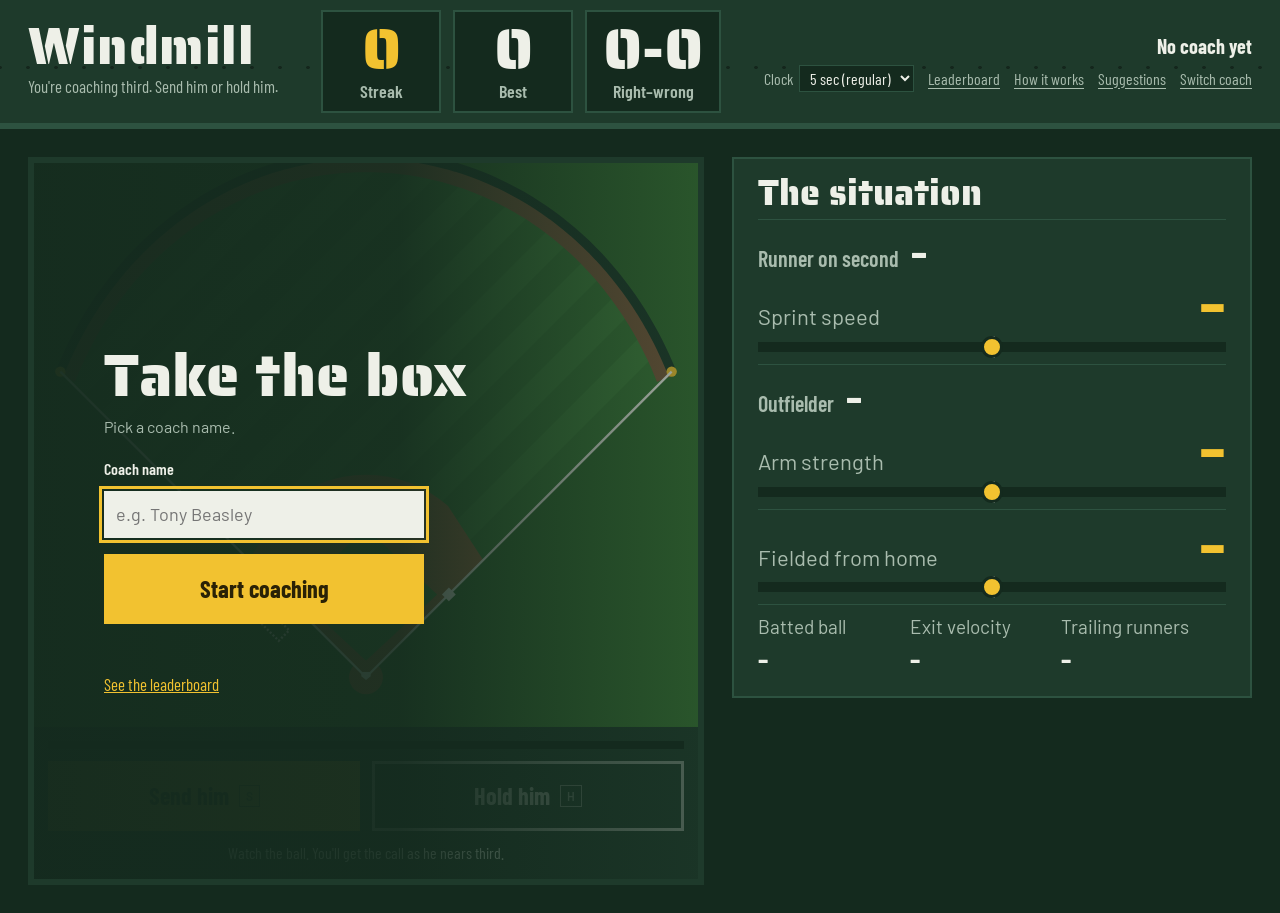
<file: index.html>
<!doctype html>
<html lang="en">
<head>
  <meta charset="utf-8">
  <meta name="viewport" content="width=device-width, initial-scale=1">
  <title>Windmill: Third Base Coach Simulator</title>
  <meta name="description" content="Real MLB plays. A runner is rounding third. Send him or hold him, and build a streak of correct calls.">
  <meta name="theme-color" content="#1e3a2b">
  <link rel="canonical" href="https://gearity.github.io/windmill/">
  <meta property="og:type" content="website">
  <meta property="og:url" content="https://gearity.github.io/windmill/">
  <meta property="og:title" content="Windmill: Third Base Coach Simulator">
  <meta property="og:description" content="Real MLB plays. A runner is rounding third. Send him or hold him, and build a streak of correct calls.">
  <meta property="og:image" content="https://gearity.github.io/windmill/og-image.png">
  <meta property="og:image:width" content="1200">
  <meta property="og:image:height" content="630">
  <meta name="twitter:card" content="summary_large_image">
  <link rel="icon" href="favicon.svg" type="image/svg+xml">
  <link rel="preconnect" href="https://fonts.googleapis.com">
  <link rel="preconnect" href="https://fonts.gstatic.com" crossorigin>
  <link href="https://fonts.googleapis.com/css2?family=Barlow:wght@400;500;600&family=Barlow+Condensed:wght@500;600;700&family=Saira+Stencil+One&display=swap" rel="stylesheet">
  <link rel="stylesheet" href="css/style.css">
</head>
<body>
  <header class="board">
    <div class="brand">
      <h1>Windmill</h1>
      <p>You're coaching third. Send him or hold him.</p>
    </div>
    <div class="tiles" aria-live="polite">
      <div class="tile tile-streak"><span class="tile-num" id="streak">0</span><span class="tile-label">Streak</span></div>
      <div class="tile"><span class="tile-num" id="best">0</span><span class="tile-label">Best</span></div>
      <div class="tile"><span class="tile-num" id="record">0-0</span><span class="tile-label">Right–wrong</span></div>
    </div>
    <div class="coach-meta">
      <span class="coach-name" id="coachName"></span>
      <div class="coach-actions">
        <label class="timer-pick">Clock
          <select id="timerSelect">
            <option value="3">3 sec (hard)</option>
            <option value="5" selected>5 sec (regular)</option>
            <option value="8">8 sec (easy)</option>
            <option value="0">Off (no clock)</option>
          </select>
        </label>
        <a class="link-btn online-only" href="leaderboard.html" hidden>Leaderboard</a>
        <button class="link-btn" id="aboutBtn" type="button">How it works</button>
        <button class="link-btn online-only" id="suggestBtn" type="button" hidden>Suggestions</button>
        <button class="link-btn" id="switchBtn" type="button">Switch coach</button>
      </div>
    </div>
  </header>

  <main class="layout">
    <section class="field-wrap" aria-label="Play animation">
      <div class="stage">
        <canvas id="field" role="img" aria-label="Top-down view of the field showing the runner, ball and outfielder"></canvas>
        <div class="clip-stage" id="clipStage" hidden></div>
      </div>

      <div class="callbar" id="callbar">
        <div class="clock" aria-hidden="true"><div class="clock-fill" id="clockFill"></div></div>
        <div class="calls">
          <button class="call call-send" id="sendBtn" type="button" disabled>Send him <kbd>S</kbd></button>
          <button class="call call-hold" id="holdBtn" type="button" disabled>Hold him <kbd>H</kbd></button>
        </div>
        <p class="call-hint" id="callHint" aria-live="polite"></p>
      </div>

      <form class="login" id="login">
        <h2>Take the box</h2>
        <p>Pick a coach name.</p>
        <label for="username">Coach name</label>
        <input id="username" name="username" maxlength="20" autocomplete="nickname" required placeholder="e.g. jgearity">
        <button type="submit" class="call call-send">Start coaching</button>
        <div class="local-board" id="localBoard"></div>
        <a class="online-only login-board-link" href="leaderboard.html" hidden>See the leaderboard</a>
      </form>
    </section>

    <div class="side">
      <div class="situation" id="situation" hidden>
        <div class="sit-state">
          <span class="sit-round" id="sitRound" hidden></span>
          <span class="sit-inning" id="sitInning"></span>
          <span class="sit-outs" id="sitOuts"></span>
        </div>
        <div class="sit-score" id="sitScore"></div>
      </div>

      <aside class="panel" id="scout" aria-label="Scouting report">
        <h2 class="panel-title">The situation</h2>
        <div class="scout-block">
          <p class="who"><span class="who-role">Runner on second</span><span class="who-name" id="runnerName">–</span></p>
          <div class="stat">
            <span class="stat-label">Sprint speed</span>
            <span class="stat-val" id="runnerSpeed">–</span>
          </div>
          <div class="meter" id="runnerMeter"><span class="meter-avg" title="MLB average"></span><span class="meter-dot"></span></div>
          <p class="meter-words" id="runnerWords"></p>
        </div>
        <div class="scout-block">
          <p class="who"><span class="who-role" id="fielderRole"></span><span class="who-name" id="fielderName">–</span></p>
          <div class="stat">
            <span class="stat-label">Arm strength</span>
            <span class="stat-val" id="fielderArm">–</span>
          </div>
          <div class="meter" id="armMeter"><span class="meter-avg" title="MLB average"></span><span class="meter-dot"></span></div>
          <p class="meter-words" id="armWords"></p>
        </div>
        <div class="scout-block">
          <div class="stat">
            <span class="stat-label">Fielded from home</span>
            <span class="stat-val" id="bbDist">–</span>
          </div>
          <div class="meter" id="distMeter"><span class="meter-avg" title="Average send"></span><span class="meter-dot"></span></div>
          <p class="meter-words" id="distWords"></p>
        </div>
        <div class="scout-block facts">
          <div><span>Batted ball</span><strong id="bbType">–</strong></div>
          <div><span>Exit velocity</span><strong id="bbEV">–</strong></div>
          <div><span>Trailing runners</span><strong id="trailing">–</strong></div>
        </div>
        <p class="demo-note" id="demoNote" hidden>Demo plays with made-up players. Run the data pipeline to load real MLB sends.</p>
      </aside>

      <aside class="panel reveal" id="reveal" hidden aria-live="polite">
        <p class="verdict" id="verdict"></p>
        <h2 class="reveal-title" id="revealTitle"></h2>
        <p class="reveal-desc" id="revealDesc"></p>
        <div class="numbers">
          <div><span>Model: chance he scores</span><strong id="pSafe">–</strong></div>
        </div>
        <p class="process" id="process"></p>
        <div class="clip-meta" id="clipMeta"></div>
        <button class="call call-send next" id="nextBtn" type="button">Next play <kbd>Enter</kbd></button>
      </aside>
    </div>
  </main>

  <dialog id="about">
    <form method="dialog" class="about">
      <h2>How it works</h2>
      <p>Every play here is a real MLB play where the third base coach sent a runner home from second on a single to the outfield. You watch the play develop, then the clock starts. Send him or hold him.</p>
      <p>Your streak grows when you send a runner who scored, or hold one who was thrown out at the plate in real life. It ends when you send a runner who was thrown out, hold one who scored, or let the clock run out. Coaches don't get a timeout.</p>
      <p>In real baseball, about 97 of every 100 sends score. This game deals safe plays and outs 50/50, so sending every time won't keep a streak alive. <span id="poolNote"></span></p>
      <h3>The model</h3>
      <p>After each call you get a second grade. A timing model estimates how long the runner needs to get home, from his Statcast sprint speed, and how long the ball needs to get there, from where it was fielded and the outfielder's arm. The gap between the two becomes the chance he scores.</p>
      <p id="fitNote"></p>
      <p>That chance is adjusted for the game's 50/50 deal, so the model calls a send right when it gives him better than even odds. The streak is graded on what really happened, and the model grades the decision. Sometimes the right call gets thrown out.</p>
      <h3>The animation</h3>
      <p>The field animation is a recreation built from the play data. It isn't tracked from video, and it always ends the way the real play did. The broadcast clip plays after you decide.</p>
      <p class="about-credit">Built by Jacob Gearity. Data from MLB Statcast via Baseball Savant and the MLB Stats API. Video streams from MLB. Not affiliated with MLB.</p>
      <button class="call call-send" value="close">Back to the box</button>
    </form>
  </dialog>

  <dialog id="suggest">
    <form class="about suggest" id="suggestForm">
      <h2>Suggestions</h2>
      <label for="suggestText">What should change?</label>
      <textarea id="suggestText" maxlength="2000" rows="5" required></textarea>
      <label for="suggestName">Your name (optional)</label>
      <input id="suggestName" maxlength="40" autocomplete="name">
      <p class="suggest-status" id="suggestStatus" aria-live="polite"></p>
      <div class="suggest-actions">
        <button type="submit" class="call call-send" id="suggestSend">Send</button>
        <button type="button" class="call call-hold" id="suggestClose">Close</button>
      </div>
    </form>
  </dialog>

  <script src="data/plays.js"></script>
  <script src="js/config.js"></script>
  <script src="js/copy.js"></script>
  <script src="js/model.js"></script>
  <script src="js/store.js"></script>
  <script src="js/field.js"></script>
  <script src="js/game.js"></script>
  <!-- ?edit loads the text editor, which lives in the gearity.github.io repo -->
  <script>if (new URLSearchParams(location.search).has("edit")) document.body.append(Object.assign(document.createElement("script"), { src: "/edit.js" }));</script>
</body>
</html>
</file>
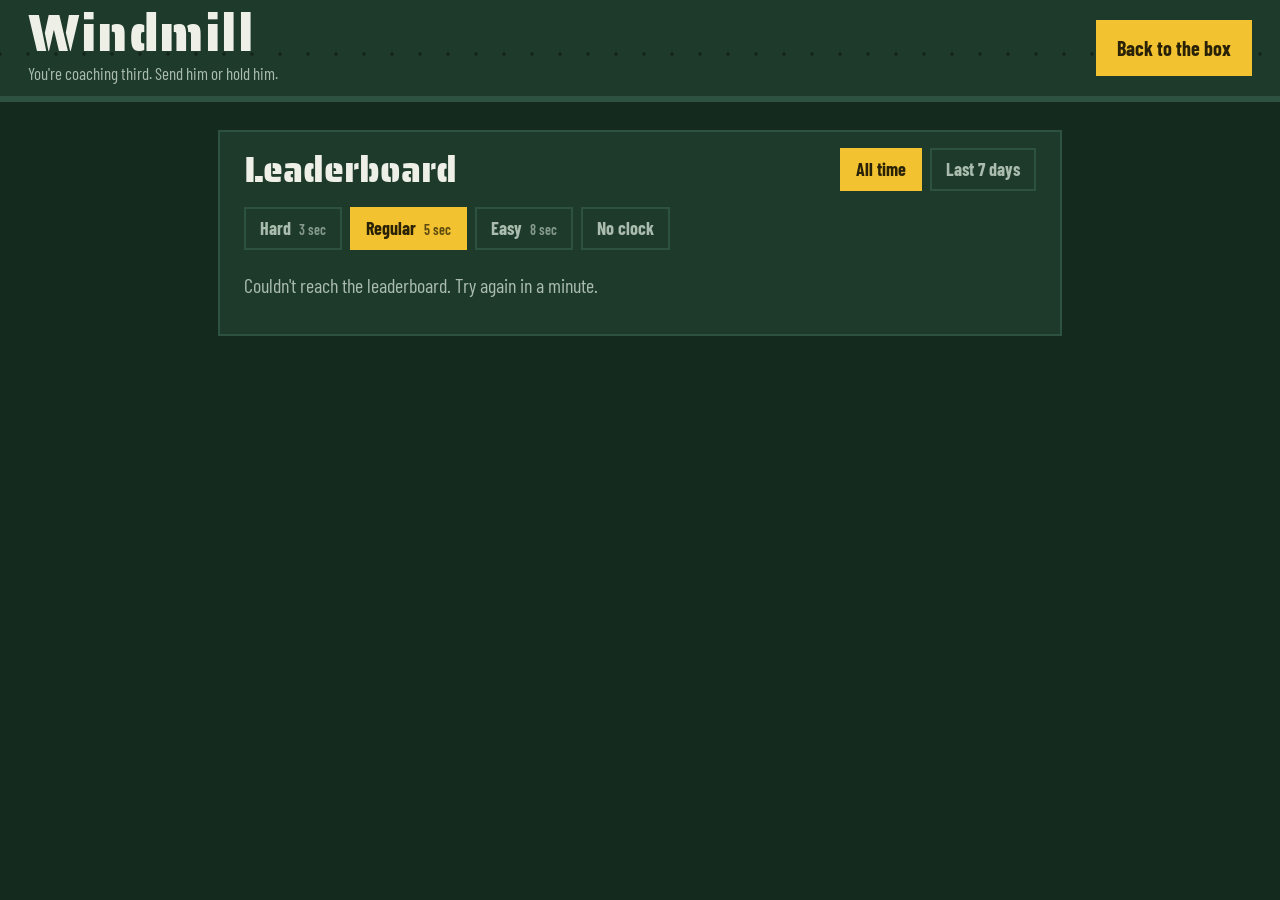
<file: leaderboard.html>
<!doctype html>
<html lang="en">
<head>
  <meta charset="utf-8">
  <meta name="viewport" content="width=device-width, initial-scale=1">
  <title>Leaderboard: Windmill</title>
  <meta name="description" content="Longest streaks of right calls in Windmill, the third base coach simulator.">
  <meta name="theme-color" content="#1e3a2b">
  <link rel="canonical" href="https://gearity.github.io/windmill/leaderboard.html">
  <meta property="og:type" content="website">
  <meta property="og:url" content="https://gearity.github.io/windmill/leaderboard.html">
  <meta property="og:title" content="Windmill leaderboard">
  <meta property="og:description" content="Longest streaks of right calls in Windmill, the third base coach simulator.">
  <meta property="og:image" content="https://gearity.github.io/windmill/og-image.png">
  <meta name="twitter:card" content="summary_large_image">
  <link rel="icon" href="favicon.svg" type="image/svg+xml">
  <link rel="preconnect" href="https://fonts.googleapis.com">
  <link rel="preconnect" href="https://fonts.gstatic.com" crossorigin>
  <link href="https://fonts.googleapis.com/css2?family=Barlow:wght@400;500;600&family=Barlow+Condensed:wght@500;600;700&family=Saira+Stencil+One&display=swap" rel="stylesheet">
  <link rel="stylesheet" href="css/style.css">
</head>
<body>
  <header class="board board-page-header">
    <div class="brand">
      <h1><a href="./">Windmill</a></h1>
      <p>You're coaching third. Send him or hold him.</p>
    </div>
    <a class="call call-send back-btn" href="./">Back to the box</a>
  </header>

  <main class="lb">
    <section class="panel">
      <div class="lb-head">
        <h2 class="panel-title">Leaderboard</h2>
        <div class="lb-tabs" id="rangeTabs" role="tablist" aria-label="Time range">
          <button type="button" role="tab" class="lb-tab" data-range="all" aria-selected="true">All time</button>
          <button type="button" role="tab" class="lb-tab" data-range="week" aria-selected="false">Last 7 days</button>
        </div>
      </div>
      <div class="lb-tabs lb-modes" id="modeTabs" role="tablist" aria-label="Mode">
        <button type="button" role="tab" class="lb-tab" data-clock="3">Hard <small>3 sec</small></button>
        <button type="button" role="tab" class="lb-tab" data-clock="5">Regular <small>5 sec</small></button>
        <button type="button" role="tab" class="lb-tab" data-clock="8">Easy <small>8 sec</small></button>
        <button type="button" role="tab" class="lb-tab" data-clock="0">No clock</button>
      </div>
      <p class="lb-status" id="lbStatus"></p>
      <table class="lb-table" id="lbTable" hidden>
        <thead><tr><th>#</th><th>Coach</th><th class="num">Streak</th><th>When</th></tr></thead>
        <tbody id="lbBody"></tbody>
      </table>
    </section>
  </main>

  <script src="js/config.js"></script>
  <script src="js/copy.js"></script>
  <script src="js/store.js"></script>
  <script src="js/leaderboard.js"></script>
  <!-- ?edit loads the text editor, which lives in the gearity.github.io repo -->
  <script>if (new URLSearchParams(location.search).has("edit")) document.body.append(Object.assign(document.createElement("script"), { src: "/edit.js" }));</script>
</body>
</html>
</file>
<file: css/style.css>
:root {
  --board: #1e3a2b;
  --board-deep: #142a1e;
  --board-line: #2d5240;
  --chalk: #eef0e8;
  --chalk-dim: #a9bcae;
  --signal: #f2c230;
  --signal-ink: #2a2206;
  --out: #e0553f;
  --clay: #9a6743;
  --f-stencil: "Saira Stencil One", Impact, "Arial Black", sans-serif;
  --f-cond: "Barlow Condensed", "Arial Narrow", sans-serif;
  --f-body: "Barlow", "Segoe UI", system-ui, sans-serif;
  --gutter: clamp(16px, 2.5vw, 28px);
}

* { box-sizing: border-box; }
html, body { margin: 0; }
body {
  background: var(--board-deep);
  color: var(--chalk);
  font-family: var(--f-body);
  font-size: 16px;
  line-height: 1.5;
  min-height: 100vh;
}
button, input, select { font: inherit; }
:focus-visible { outline: 3px solid var(--signal); outline-offset: 2px; }
[hidden] { display: none !important; }
.sr-only {
  position: absolute; width: 1px; height: 1px; padding: 0; margin: -1px;
  overflow: hidden; clip: rect(0 0 0 0); white-space: nowrap; border: 0;
}

/* ---------- Scoreboard header ---------- */
.board {
  display: grid;
  grid-template-columns: auto 1fr auto;
  align-items: center;
  gap: var(--gutter);
  padding: 10px var(--gutter);
  background: var(--board);
  border-bottom: 6px solid var(--board-line);
  /* rivet line, like a painted steel board */
  background-image: radial-gradient(circle, rgba(0,0,0,.35) 1.5px, transparent 2px);
  background-size: 28px 100%;
  background-position: 14px 6px;
  background-repeat: repeat-x;
}
.brand h1 {
  font-family: var(--f-stencil);
  font-weight: 400;
  font-size: clamp(34px, 4.4vw, 52px);
  line-height: .9;
  letter-spacing: .01em;
  margin: 0;
  color: var(--chalk);
}
.brand p { margin: 4px 0 0; color: var(--chalk-dim); font-family: var(--f-cond); font-size: 17px; }

.tiles { display: flex; gap: 12px; justify-content: center; }
.tile {
  display: flex; flex-direction: column; align-items: center;
  min-width: 120px;
  padding: 8px 16px 6px;
  background: var(--board-deep);
  border: 2px solid var(--board-line);
}
.tile-num {
  font-family: var(--f-stencil);
  font-size: 58px;
  line-height: 1;
  color: var(--chalk);
  font-variant-numeric: tabular-nums;
}
.tile-streak .tile-num { color: var(--signal); }
.tile-label { font-family: var(--f-cond); font-size: 18px; font-weight: 600; color: var(--chalk-dim); }
.tile-num.flip { animation: flip .45s ease-out; }
@keyframes flip {
  0% { transform: rotateX(90deg); }
  100% { transform: rotateX(0); }
}

.coach-meta { text-align: right; display: flex; flex-direction: column; gap: 4px; align-items: flex-end; }
.coach-name { font-family: var(--f-cond); font-weight: 700; font-size: 20px; }
.coach-actions { display: flex; gap: 14px; align-items: center; flex-wrap: wrap; justify-content: flex-end; }
.timer-pick { font-family: var(--f-cond); color: var(--chalk-dim); display: flex; gap: 6px; align-items: center; }
.timer-pick select {
  background: var(--board-deep); color: var(--chalk);
  border: 1px solid var(--board-line); padding: 2px 6px;
}
.link-btn {
  background: none; border: 0; padding: 0; color: var(--chalk-dim);
  font-family: var(--f-cond); font-size: 16px; text-decoration: underline; text-underline-offset: 3px; cursor: pointer;
}
.link-btn:hover { color: var(--chalk); }

/* ---------- Layout ---------- */
.layout {
  display: grid;
  grid-template-columns: minmax(0, 1fr) 520px;
  gap: var(--gutter);
  padding: var(--gutter);
  max-width: 1560px;
  margin: 0 auto;
  align-items: start;
}

.field-wrap {
  position: relative;
  background: #356c32;
  border: 6px solid var(--board);
}
.stage { position: relative; }
#field { display: block; width: 100%; aspect-ratio: 510 / 433; max-height: calc(100vh - 330px); min-height: 300px; }

/* After the play, the broadcast clip covers the field area. */
.clip-stage { position: absolute; inset: 0; background: #000; }
.clip-stage video { display: block; width: 100%; height: 100%; object-fit: contain; background: #000; }

/* ---------- Right column: scorebug on top, then the read or the reveal ---------- */
.side { display: flex; flex-direction: column; gap: 12px; min-width: 0; }

.situation {
  display: flex; flex-wrap: wrap; justify-content: space-between; align-items: center; gap: 8px 20px;
  padding: 12px 20px;
  background: var(--board-deep);
  border: 2px solid var(--board-line);
  font-family: var(--f-cond); font-size: 34px; font-weight: 700; line-height: 1.1;
}
.sit-state { display: flex; align-items: center; gap: 16px; flex-wrap: wrap; }
.sit-round { color: var(--signal); }
.sit-outs { display: inline-flex; gap: 7px; align-items: center; }
.sit-outs i {
  width: 20px; height: 20px; border-radius: 50%;
  border: 3px solid var(--chalk-dim); display: inline-block;
}
.sit-outs i.on { background: var(--out); border-color: var(--out); }
.sit-score { display: flex; gap: 18px; font-variant-numeric: tabular-nums; }
.sit-score em { font-family: var(--f-stencil); font-style: normal; font-weight: 400; color: var(--signal); margin-left: 6px; }

/* ---------- Call bar ---------- */
.callbar { padding: 14px; background: var(--board); }
.clock { height: 8px; background: var(--board-deep); margin-bottom: 12px; overflow: hidden; }
.clock-fill { height: 100%; width: 100%; background: var(--signal); transform-origin: left; transform: scaleX(0); }
.clock-fill.urgent { background: var(--out); }
.calls { display: grid; grid-template-columns: 1fr 1fr; gap: 12px; }
.call {
  display: inline-flex; align-items: center; justify-content: center; gap: 10px;
  padding: 14px 18px;
  font-family: var(--f-cond); font-weight: 700; font-size: 24px;
  border: 3px solid transparent; cursor: pointer;
  transition: transform .08s ease, filter .15s;
}
.call:active:not(:disabled) { transform: translateY(1px); }
.call:disabled { opacity: .35; cursor: not-allowed; }
.call kbd {
  font-family: var(--f-body); font-size: 12px; font-weight: 600;
  padding: 1px 6px; border: 1.5px solid currentColor; opacity: .7;
}
.call-send { background: var(--signal); color: var(--signal-ink); }
.call-send:hover:not(:disabled) { filter: brightness(1.08); }
.call-hold { background: transparent; color: var(--chalk); border-color: var(--chalk); }
.call-hold:hover:not(:disabled) { background: rgba(238,240,232,.08); }
.calls.live .call { animation: ready .5s ease-out; }
@keyframes ready { from { transform: scale(.97); } to { transform: none; } }
.call-hint { margin: 10px 0 0; color: var(--chalk-dim); font-family: var(--f-cond); font-size: 16px; text-align: center; min-height: 1.5em; }

/* ---------- Login ---------- */
.login {
  position: absolute; inset: 0;
  display: flex; flex-direction: column; justify-content: center;
  padding: clamp(20px, 6vw, 70px);
  background: linear-gradient(90deg, rgba(20,42,30,.96) 0%, rgba(20,42,30,.9) 55%, rgba(20,42,30,.35) 100%);
  gap: 10px;
}
.login h2 { font-family: var(--f-stencil); font-weight: 400; font-size: clamp(36px, 5vw, 60px); line-height: 1; margin: 0; }
.login p { margin: 0 0 8px; max-width: 34ch; color: var(--chalk-dim); }
.login label { font-family: var(--f-cond); font-weight: 600; font-size: 16px; }
.login input {
  max-width: 320px; padding: 10px 12px;
  background: var(--chalk); color: #10241a; border: 0; font-size: 18px;
}
.login .call { max-width: 320px; margin-top: 6px; }
.local-board { margin-top: 18px; max-width: 320px; font-family: var(--f-cond); }
.local-board h3 { margin: 0 0 6px; font-size: 17px; color: var(--chalk-dim); font-weight: 600; }
.local-board ol { margin: 0; padding: 0; list-style: none; }
.local-board li {
  display: flex; justify-content: space-between; padding: 4px 0;
  border-bottom: 1px solid var(--board-line); font-size: 17px;
}
.local-board li button { background: none; border: 0; color: var(--chalk); cursor: pointer; padding: 0; text-align: left; }
.local-board li button:hover { color: var(--signal); }
.local-board li span { font-family: var(--f-stencil); color: var(--signal); }

/* ---------- Panels ---------- */
.panel {
  background: var(--board);
  border: 2px solid var(--board-line);
  padding: 16px 24px 14px;
}
.panel-title {
  font-family: var(--f-stencil); font-weight: 400; font-size: 36px; line-height: 1;
  margin: 0 0 8px;
}
.scout-block { padding: 8px 0; border-top: 1px solid var(--board-line); }
.who { margin: 0 0 2px; display: flex; flex-wrap: wrap; align-items: baseline; column-gap: 12px; }
.who-role { font-family: var(--f-cond); color: var(--chalk-dim); font-size: 22px; font-weight: 600; }
.who-name { font-family: var(--f-cond); font-weight: 700; font-size: 42px; line-height: 1.05; }
.stat { display: flex; justify-content: space-between; align-items: baseline; gap: 8px; }
.stat-label { color: var(--chalk-dim); font-size: 22px; }
.stat-val { font-family: var(--f-stencil); font-size: 56px; line-height: 1.05; color: var(--signal); font-variant-numeric: tabular-nums; white-space: nowrap; }
.stat-val small { font-family: var(--f-cond); font-size: 22px; font-weight: 600; color: var(--chalk-dim); }
.meter { position: relative; height: 10px; background: var(--board-deep); margin: 6px 0 4px; }
.meter-avg { position: absolute; top: -6px; bottom: -6px; width: 3px; background: var(--chalk-dim); left: 50%; }
.meter-dot {
  position: absolute; top: 50%; width: 22px; height: 22px; margin: -11px 0 0 -11px;
  background: var(--signal); border: 3px solid var(--board-deep); border-radius: 50%; left: 50%;
  transition: left .5s ease;
}
.meter-words { margin: 4px 0 0; font-size: 20px; color: var(--chalk-dim); }
.facts { display: grid; grid-template-columns: 1fr 1fr 1.2fr; gap: 14px; }
.facts div { display: flex; flex-direction: column; gap: 2px; font-size: 19px; }
.facts span { color: var(--chalk-dim); }
.facts strong { font-family: var(--f-cond); font-size: 27px; font-weight: 700; line-height: 1.1; }
.demo-note {
  margin: 12px 0 0; padding: 10px 12px; font-size: 14px;
  border-left: 3px solid var(--signal); background: var(--board-deep); color: var(--chalk-dim);
}

/* ---------- Reveal ---------- */
.verdict {
  margin: 0; font-family: var(--f-cond); font-weight: 700; font-size: 18px;
}
.verdict.good { color: var(--signal); }
.verdict.bad { color: var(--out); }
.reveal-title { font-family: var(--f-stencil); font-weight: 400; font-size: 34px; line-height: 1.05; margin: 2px 0 8px; }
.reveal-desc { margin: 0 0 14px; color: var(--chalk-dim); font-size: 15px; }
.numbers { margin-bottom: 10px; }
.numbers div { background: var(--board-deep); padding: 10px 14px; display: flex; justify-content: space-between; align-items: center; gap: 12px; }
.numbers span { font-size: 17px; color: var(--chalk-dim); line-height: 1.3; }
.numbers strong { font-family: var(--f-stencil); font-weight: 400; font-size: 40px; line-height: 1; color: var(--chalk); }
.process { margin: 0 0 8px; font-size: 17px; }
.clip-meta {
  display: flex; flex-wrap: wrap; align-items: baseline; gap: 6px 16px;
  margin: 0 0 16px; font-size: 14px; color: var(--chalk-dim);
}
.clip-meta .link-btn { color: var(--chalk); font-size: 18px; }
.clip-meta a { color: var(--signal); }
.clip-note { margin: 0; width: 100%; padding: 10px 12px; background: var(--board-deep); }
.next { width: 100%; }

/* ---------- Leaderboard ---------- */
a.link-btn { display: inline-block; }
.login-board-link { color: var(--signal); font-family: var(--f-cond); font-size: 17px; margin-top: 10px; }
.board-page-header { grid-template-columns: 1fr auto; }
.brand h1 a { color: inherit; text-decoration: none; }
.back-btn { text-decoration: none; font-size: 20px; padding: 10px 18px; }
.lb { max-width: 900px; margin: 0 auto; padding: var(--gutter); }
.lb-head { display: flex; flex-wrap: wrap; justify-content: space-between; align-items: center; gap: 12px; }
.lb-head .panel-title { margin: 0; }
.lb-tabs { display: flex; gap: 8px; }
.lb-tab {
  background: transparent; color: var(--chalk-dim); border: 2px solid var(--board-line);
  font-family: var(--f-cond); font-weight: 700; font-size: 18px; padding: 6px 14px; cursor: pointer;
}
.lb-tab[aria-selected="true"] { background: var(--signal); color: var(--signal-ink); border-color: var(--signal); }
.lb-tab small { font-size: 14px; font-weight: 600; opacity: .75; margin-left: 4px; }
.lb-modes { margin: 4px 0 18px; flex-wrap: wrap; }

/* ---------- Suggestions ---------- */
.suggest { display: flex; flex-direction: column; gap: 8px; }
.suggest label { font-family: var(--f-cond); font-weight: 600; font-size: 17px; }
.suggest textarea, .suggest input {
  background: var(--chalk); color: #10241a; border: 0; padding: 10px 12px; font-size: 17px; resize: vertical;
}
.suggest-status { min-height: 1.5em; margin: 4px 0 0; color: var(--signal); font-family: var(--f-cond); font-size: 18px; }
.suggest-actions { display: flex; gap: 12px; }
.suggest-actions .call { margin-top: 0; font-size: 20px; padding: 10px 22px; }
.lb-head { margin-bottom: 16px; }
.lb-status { font-family: var(--f-cond); font-size: 20px; color: var(--chalk-dim); }
.lb-table { width: 100%; border-collapse: collapse; font-family: var(--f-cond); font-size: 22px; }
.lb-table th {
  text-align: left; font-size: 16px; font-weight: 600; color: var(--chalk-dim);
  padding: 6px 10px; border-bottom: 2px solid var(--board-line);
}
.lb-table td { padding: 10px; border-bottom: 1px solid var(--board-line); }
.lb-table td:first-child { color: var(--chalk-dim); width: 3ch; }
.lb-table td:nth-child(2) { font-weight: 700; overflow-wrap: anywhere; }
.lb-table .num { text-align: right; }
.lb-table td.num { font-family: var(--f-stencil); font-size: 30px; color: var(--signal); line-height: 1; }
.lb-table td:nth-child(4), .lb-table td:nth-child(5) { color: var(--chalk-dim); font-size: 18px; white-space: nowrap; }
.lb-table tr.me td { background: rgba(242, 194, 48, .1); }

/* ---------- About dialog ---------- */
dialog {
  max-width: 620px; width: calc(100% - 32px);
  background: var(--board); color: var(--chalk);
  border: 2px solid var(--board-line); padding: 0;
}
dialog::backdrop { background: rgba(10, 20, 14, .75); }
.about { padding: 24px 28px 28px; }
.about h2 { font-family: var(--f-stencil); font-weight: 400; font-size: 36px; margin: 0 0 10px; }
.about h3 { font-family: var(--f-cond); font-size: 22px; margin: 20px 0 4px; }
.about p, .about li { color: var(--chalk-dim); max-width: 64ch; }
.about b { color: var(--chalk); }
.about ul { padding-left: 20px; }
.about .call { margin-top: 12px; }
.about .about-credit { font-size: 14px; border-top: 1px solid var(--board-line); padding-top: 12px; margin-top: 20px; }

/* ---------- Responsive ---------- */
@media (max-width: 980px) {
  .board { grid-template-columns: 1fr auto; }
  .coach-meta { grid-column: 1 / -1; flex-direction: row; justify-content: space-between; align-items: center; }
  .layout { display: flex; flex-direction: column; align-items: stretch; }
  .side { order: -1; }
}
@media (max-width: 560px) {
  .board { gap: 8px 12px; padding: 10px 16px; }
  .brand h1 { font-size: 32px; }
  .brand p { display: none; }
  .tiles { gap: 6px; }
  .tile { min-width: 0; padding: 4px 10px 3px; }
  .tile-num { font-size: 30px; }
  .tile-label { font-size: 13px; }
  .coach-name { display: none; }
  .coach-meta { justify-content: flex-start; }
  .coach-actions { gap: 4px 12px; font-size: 14px; justify-content: flex-start; }
  .timer-pick select { padding: 1px 4px; }
  .link-btn { font-size: 15px; }
  #scout .scout-block:nth-of-type(3) { grid-column: 1 / -1; }
  #scout .scout-block:nth-of-type(3) .stat { flex-direction: row; justify-content: space-between; align-items: baseline; }
  .layout { gap: 10px; padding: 10px 16px; }
  .call { font-size: 20px; padding: 10px; }
  .call kbd { display: none; }
  .callbar { padding: 8px 10px; }
  .clock { margin-bottom: 8px; }
  .call-hint { margin-top: 6px; }
  .field-wrap { border-width: 4px; }
  .side { gap: 8px; }
  .situation { font-size: 21px; gap: 4px 14px; padding: 6px 12px; }
  .sit-state { gap: 10px; }
  .sit-score { gap: 12px; }
  .sit-outs { gap: 5px; }
  .sit-outs i { width: 14px; height: 14px; border-width: 2px; }
  .login { background: rgba(20,42,30,.95); padding: 20px; }
  #field { max-height: none; }

  #scout { display: grid; grid-template-columns: 1fr 1fr; column-gap: 14px; padding: 10px 12px; }
  #scout .panel-title { display: none; }
  #scout .scout-block { padding: 6px 0; border-top: 0; }
  #scout .facts, #scout .demo-note { grid-column: 1 / -1; }
  #scout .facts { border-top: 1px solid var(--board-line); padding-top: 8px; gap: 2px; grid-template-columns: 1fr; }
  #scout .facts div { flex-direction: row; justify-content: space-between; align-items: baseline; }
  #scout .facts strong { text-align: right; }
  .who { margin-bottom: 2px; flex-direction: column; }
  .who-name { font-size: 22px; }
  .who-role, .stat-label { font-size: 15px; }
  .facts div { font-size: 15px; }
  .facts strong { font-size: 18px; }
  .stat { flex-direction: column; align-items: flex-start; gap: 0; }
  .stat-val { font-size: 30px; }
  .stat-val small { font-size: 15px; }
  .meter { height: 8px; margin: 4px 0 2px; }
  .meter-dot { width: 16px; height: 16px; margin: -8px 0 0 -8px; border-width: 2px; }
  .meter-words { display: none; }
  .demo-note { margin-top: 6px; padding: 6px 8px; font-size: 12px; }
  .back-btn { font-size: 16px; padding: 8px 12px; }
  .lb { padding: 12px 16px; }
  .lb-table { font-size: 18px; }
  .lb-table td { padding: 8px 6px; }
  .lb-table td.num { font-size: 24px; }
  .lb-table th:nth-child(4), .lb-table td:nth-child(4) { display: none; }
  .lb-modes .lb-tab { flex: 1; padding: 6px 4px; font-size: 16px; }
  .lb-tab small { display: none; }
  .reveal { padding: 14px 16px; }
  .reveal-title { font-size: 26px; }
  .reveal-desc { font-size: 14px; margin-bottom: 10px; }
  .numbers { gap: 8px; margin-bottom: 8px; }
  .numbers strong { font-size: 30px; }
  .numbers span { font-size: 15px; }
  .process { font-size: 15px; margin-bottom: 8px; }
  .clip-meta { margin-bottom: 10px; }
  /* The panel sits above the field on phones, so pin the clip to the top of the field area. */
  .clip-stage video { object-position: center top; }
  .about { padding: 20px 18px 22px; }
}
@media (prefers-reduced-motion: reduce) {
  .tile-num.flip, .calls.live .call { animation: none; }
  .meter-dot { transition: none; }
}
</file>
